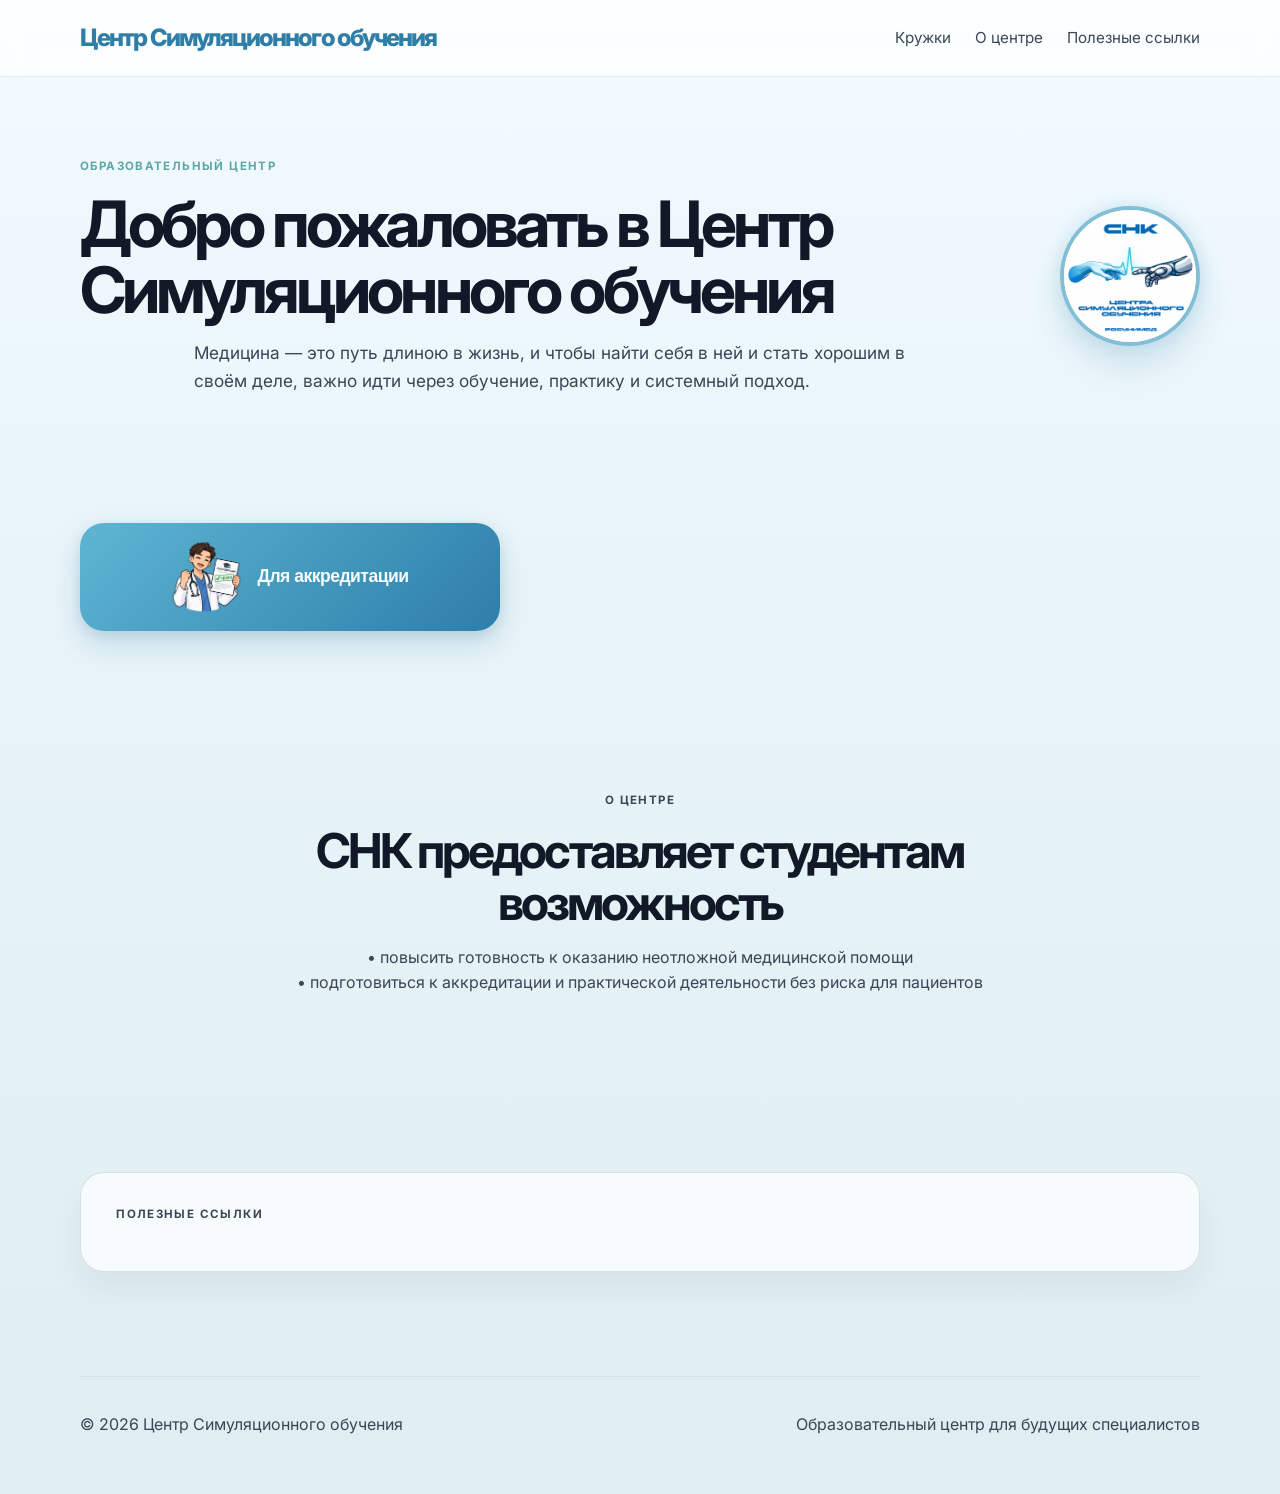
<file: index.html>
<!DOCTYPE html>
<html lang="ru">
  <head>
    <meta charset="UTF-8" />
    <meta name="viewport" content="width=device-width, initial-scale=1.0" />
    <meta name="color-scheme" content="light" />
    <meta name="theme-color" content="#f3fbff" />
    <meta
      name="description"
      content="Центр Симуляционного обучения — образовательный центр для обучения в кружках."
    />
    <title>Центр Симуляционного обучения - Кружки обучения</title>
    <link rel="preconnect" href="https://fonts.googleapis.com" />
    <link rel="preconnect" href="https://fonts.gstatic.com" crossorigin />
    <link
      href="https://fonts.googleapis.com/css2?family=Inter:wght@400;500;600;700;800&display=swap"
      rel="stylesheet"
    />
    <link rel="stylesheet" href="styles.css" />
  </head>
  <body>
    <header class="site-header">
      <div class="container nav-wrap">
        <div class="brand" aria-label="Центр Симуляционного обучения">
          <span class="brand-main">Центр</span>
          <span class="brand-sub">Симуляционного обучения</span>
        </div>
        <nav class="main-nav" aria-label="Основная навигация">
          <a href="#courses">Кружки</a>
          <a href="#about">О центре</a>
          <a href="#contact">Полезные ссылки</a>
        </nav>
      </div>
    </header>

    <main>
      <div id="home-page">
        <section class="hero">
          <div class="container hero-single">
            <div class="hero-brand">
              <div class="hero-copy">
                <p class="eyebrow">Образовательный центр</p>
                <h1>Добро пожаловать в Центр Симуляционного обучения</h1>
                <p class="lede">
                  Медицина — это путь длиною в жизнь, и чтобы найти себя в ней и стать хорошим в своём деле, важно идти через обучение, практику и системный подход.
                </p>
              </div>
              <div class="hero-logo-wrap">
                <img class="hero-logo" src="photo_2026-02-09_16-04-20.jpg" alt="Логотип Центра Симуляционного обучения" />
              </div>
            </div>
          </div>
        </section>

        <section class="section accreditation-cta">
          <div class="container">
            <button type="button" id="open-accreditation" class="accreditation-main-button" aria-label="Для аккредитации">
              <img src="аккред(1).png" alt="Для аккредитации" />
              <span>Для аккредитации</span>
            </button>
          </div>
        </section>

        <section id="courses" class="section courses-section hidden">
          <div class="container">
            <div class="section-heading">
              <p class="section-tag">Доступные кружки</p>
              <h2>Выбор станции</h2>
            </div>

            <div class="courses-grid">
              <button type="button" class="card-cube course-trigger" data-course="slr">
                <div class="card-media">
                  <img src="Новая%20папка%20(6)/СЛР.png" alt="Сердечно-лёгочная реанимация" />
                </div>
                <h3>Сердечно-лёгочная реанимация</h3>
                <p>Реанимация</p>
              </button>

              <button type="button" class="card-cube course-trigger" data-course="emergency">
                <div class="card-media">
                  <img src="Новая%20папка%20(6)/монитор.png" alt="Экстренная помощь" />
                </div>
                <h3>Экстренная помощь</h3>
                <p>Первая помощь</p>
              </button>

              <button type="button" class="card-cube course-trigger" data-course="injections">
                <div class="card-media">
                  <img src="Новая%20папка%20(6)/игла.png" alt="Внутривенные инъекции" />
                </div>
                <h3>Внутривенные инъекции</h3>
                <p>Инъекции</p>
              </button>

              <button type="button" class="card-cube course-trigger" data-course="obstetrics">
                <div class="card-media">
                  <img src="Новая%20папка%20(6)/Бер(1).png" alt="Акушерство" />
                </div>
                <h3>Акушерство</h3>
                <p>Роды</p>
              </button>

              <button type="button" class="card-cube course-trigger" data-course="surgery">
                <div class="card-media">
                  <img src="Новая%20папка%20(6)/ск.png" alt="Хирургия" />
                </div>
                <h3>Хирургия</h3>
                <p>Операция</p>
              </button>

              <div class="card-cube placeholder-card">
                <div class="card-media placeholder-media">
                  <span>Скоро</span>
                </div>
                <h3>Скоро</h3>
                <p>Следующая станция</p>
              </div>
            </div>
          </div>
        </section>

        <section id="about" class="section intro">
          <div class="container narrow">
            <p class="section-tag">О центре</p>
            <h2>СНК предоставляет студентам возможность</h2>
            <p>
              • повысить готовность к оказанию неотложной медицинской помощи<br />
              • подготовиться к аккредитации и практической деятельности без риска для пациентов
            </p>
          </div>
        </section>

        <section id="contact" class="section contact">
          <div class="container contact-box">
            <div>
              <p class="section-tag">Полезные ссылки</p>
              <h2></h2>
            </div>
          </div>
        </section>
      </div>

      <section id="accreditation-page" class="accreditation-page hidden">
        <div class="container accreditation-shell">
          <div class="accreditation-header-card">
            <div class="accreditation-topbar">
              <div class="accreditation-title-wrap">
                <div class="accreditation-icon">📘</div>
                <h2>Для аккредитации</h2>
              </div>
              <button type="button" class="course-back" id="accreditation-back-btn">← Назад</button>
            </div>
            <div class="accreditation-grid" id="accreditation-grid"></div>
          </div>
        </div>
      </section>

      <section id="course-page" class="course-page hidden">
        <div class="container">
          <div class="course-header-card">
            <div class="course-topbar">
              <div class="course-title-wrap">
                <div class="course-icon" id="course-icon">🚑</div>
                <h2 id="course-title">Сердечно-лёгочная реанимация</h2>
              </div>
              <button type="button" class="course-back" id="course-back-btn">← Назад</button>
            </div>
            <div class="course-tabs" id="course-tabs" aria-label="Вкладки курса"></div>
            <div id="course-content"></div>
          </div>
        </div>
      </section>
    </main>

    <footer class="site-footer">
      <div class="container footer-wrap">
        <p>© <span id="year"></span> Центр Симуляционного обучения</p>
        <p>Образовательный центр для будущих специалистов</p>
      </div>
    </footer>

    <script src="script.js"></script>
  </body>
</html>
</file>
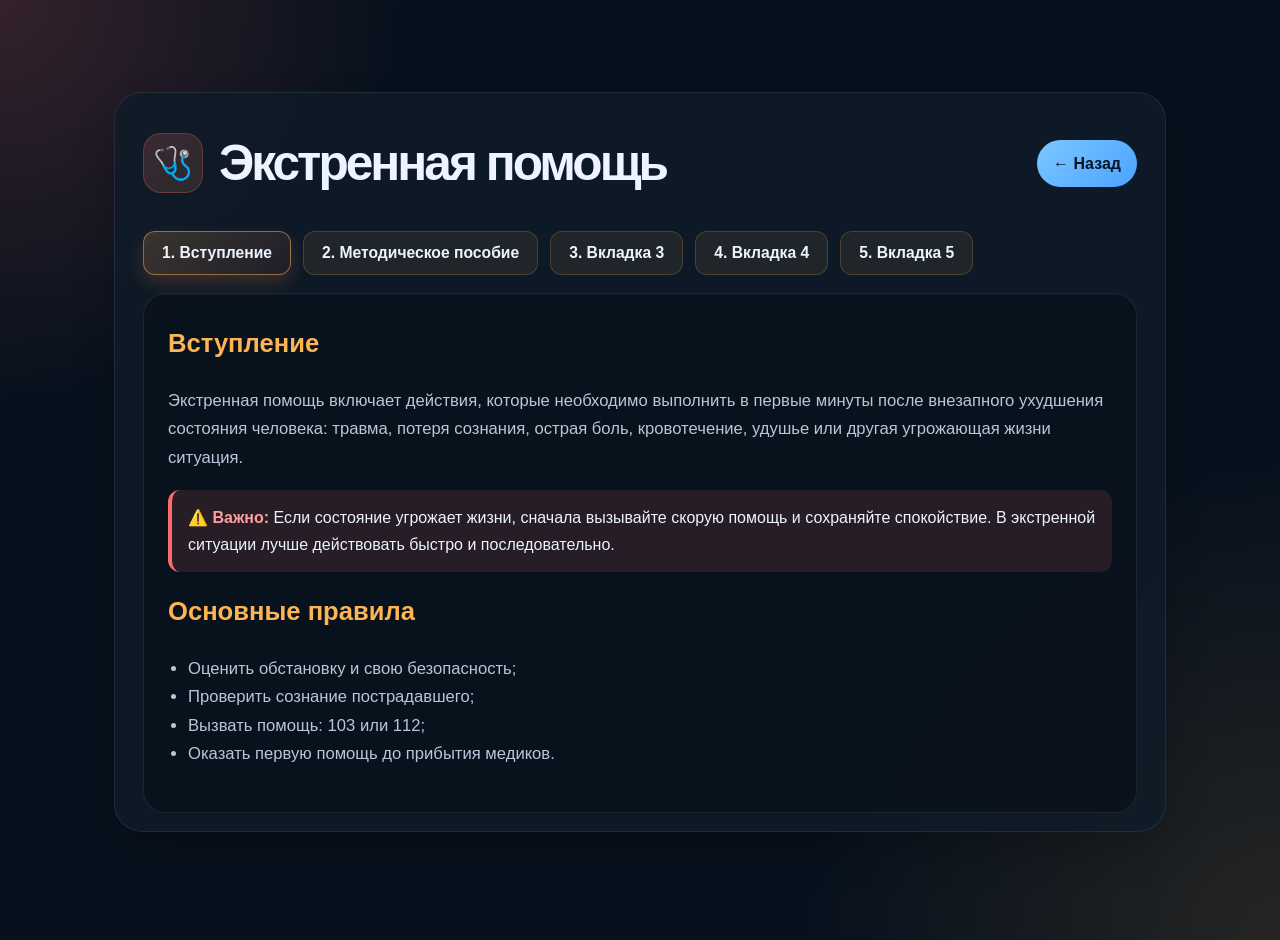
<file: emergency.html>
<!DOCTYPE html>
<html lang="ru">
  <head>
    <meta charset="UTF-8" />
    <meta name="viewport" content="width=device-width, initial-scale=1.0" />
    <title>Экстренная помощь - Образовательный центр SimCenter</title>
    <style>
      :root {
        --bg: #07111d;
        --panel: rgba(15, 27, 41, 0.9);
        --panel-soft: rgba(22, 36, 53, 0.9);
        --text: #edf4ff;
        --muted: #b7c7d9;
        --primary: #7cc7ff;
        --primary-strong: #4ba3ff;
        --accent: #8ef3c5;
        --danger: #ff6b6b;
        --warning: #ffb454;
        --line: rgba(255, 255, 255, 0.08);
      }

      * { box-sizing: border-box; }

      html {
        scroll-behavior: smooth;
      }

      body {
        margin: 0;
        font-family: "Inter", sans-serif;
        background:
          radial-gradient(circle at top left, rgba(255, 107, 107, 0.18), transparent 25%),
          radial-gradient(circle at bottom right, rgba(255, 180, 84, 0.12), transparent 30%),
          var(--bg);
        color: var(--text);
        line-height: 1.7;
      }

      .page {
        max-width: 1100px;
        margin: 60px auto;
        padding: 32px 24px 48px;
      }

      .header-card {
        background: rgba(15, 27, 41, 0.82);
        border: 1px solid var(--line);
        border-radius: 28px;
        padding: 28px 28px 18px;
        box-shadow: 0 20px 40px rgba(0,0,0,0.18);
      }

      .topbar {
        display: flex;
        align-items: center;
        justify-content: space-between;
        gap: 18px;
        margin-bottom: 18px;
      }

      .title-wrap {
        display: flex;
        align-items: center;
        gap: 16px;
      }

      .title-icon {
        width: 60px;
        height: 60px;
        display: grid;
        place-items: center;
        border-radius: 18px;
        background: linear-gradient(135deg, rgba(255, 107, 107, 0.18), rgba(255, 180, 84, 0.11));
        border: 1px solid rgba(255, 107, 107, 0.25);
        font-size: 2rem;
      }

      h1 {
        margin: 0;
        font-size: clamp(2rem, 4vw, 3.1rem);
        letter-spacing: -0.06em;
        color: var(--text);
      }

      .back {
        display: inline-flex;
        align-items: center;
        justify-content: center;
        padding: 10px 16px;
        border-radius: 999px;
        background: linear-gradient(135deg, var(--primary), var(--primary-strong));
        color: #041521;
        font-weight: 700;
        text-decoration: none;
      }

      .tabs {
        display: flex;
        flex-wrap: wrap;
        gap: 12px;
        margin: 26px 0 18px;
      }

      .tab-btn {
        border: 1px solid rgba(255, 180, 84, 0.2);
        background: rgba(255, 180, 84, 0.08);
        color: var(--text);
        padding: 12px 18px;
        border-radius: 12px;
        font-size: 0.98rem;
        font-weight: 600;
        cursor: pointer;
        transition: all 0.2s ease;
      }

      .tab-btn.active {
        background: linear-gradient(135deg, rgba(255, 180, 84, 0.18), rgba(255, 107, 107, 0.08));
        border-color: rgba(255, 180, 84, 0.5);
        box-shadow: 0 8px 18px rgba(255, 145, 77, 0.18);
      }

      .tab-btn:hover {
        transform: translateY(-1px);
      }

      .tab-panel {
        display: none;
        background: rgba(9, 18, 29, 0.86);
        border: 1px solid var(--line);
        border-radius: 22px;
        padding: 28px 24px;
        box-shadow: inset 0 1px 0 rgba(255,255,255,0.03);
      }

      .tab-panel.active {
        display: block;
      }

      h2 {
        margin-top: 0;
        font-size: clamp(1.4rem, 2vw, 2rem);
        color: var(--warning);
      }

      p, li {
        font-size: 1.04rem;
        color: var(--muted);
      }

      ul {
        padding-left: 20px;
      }

      .warning {
        background: rgba(255, 107, 107, 0.12);
        border-left: 4px solid var(--danger);
        border-radius: 12px;
        padding: 14px 16px;
        margin: 18px 0;
      }

      .warning strong {
        color: #ff9f9f;
      }

      .grid {
        display: grid;
        grid-template-columns: repeat(2, minmax(220px, 1fr));
        gap: 16px;
        margin-top: 18px;
      }

      .mini-card {
        background: var(--panel-soft);
        border: 1px solid var(--line);
        border-radius: 16px;
        padding: 18px;
      }

      .mini-card h3 {
        margin: 0 0 8px;
        color: var(--text);
      }

      .placeholder {
        display: grid;
        place-items: center;
        min-height: 220px;
        border: 1px dashed rgba(255, 180, 84, 0.4);
        border-radius: 18px;
        background: rgba(255, 180, 84, 0.04);
        color: var(--muted);
        font-size: 1.05rem;
        text-align: center;
        padding: 18px;
      }

      @media (max-width: 720px) {
        .topbar {
          flex-direction: column;
          align-items: flex-start;
        }

        .grid {
          grid-template-columns: 1fr;
        }
      }
    </style>
  </head>
  <body>
    <main class="page">
      <div class="header-card">
        <div class="topbar">
          <div class="title-wrap">
            <div class="title-icon">🩺</div>
            <h1>Экстренная помощь</h1>
          </div>
          <a class="back" href="index.html">← Назад</a>
        </div>

        <div class="tabs" aria-label="Вкладки курса Экстренная помощь">
          <button class="tab-btn active" type="button" data-tab="tab-1">1. Вступление</button>
          <button class="tab-btn" type="button" data-tab="tab-2">2. Методическое пособие</button>
          <button class="tab-btn" type="button" data-tab="tab-3">3. Вкладка 3</button>
          <button class="tab-btn" type="button" data-tab="tab-4">4. Вкладка 4</button>
          <button class="tab-btn" type="button" data-tab="tab-5">5. Вкладка 5</button>
        </div>

        <section class="tab-panel active" id="tab-1">
          <h2>Вступление</h2>
          <p>
            Экстренная помощь включает действия, которые необходимо выполнить в первые минуты после
            внезапного ухудшения состояния человека: травма, потеря сознания, острая боль, кровотечение,
            удушье или другая угрожающая жизни ситуация.
          </p>

          <div class="warning">
            <strong>⚠️ Важно:</strong> Если состояние угрожает жизни, сначала вызывайте скорую помощь и
            сохраняйте спокойствие. В экстренной ситуации лучше действовать быстро и последовательно.
          </div>

          <h2>Основные правила</h2>
          <ul>
            <li>Оценить обстановку и свою безопасность;</li>
            <li>Проверить сознание пострадавшего;</li>
            <li>Вызвать помощь: 103 или 112;</li>
            <li>Оказать первую помощь до прибытия медиков.</li>
          </ul>
        </section>

        <section class="tab-panel" id="tab-2">
          <h2>Методическое пособие</h2>
          <p>
            При оказании экстренной помощи важно соблюдать простую последовательность действий и не
            паниковать. Чем быстрее и правильнее выполняются первые шаги, тем выше шанс сохранить жизнь.
          </p>

          <div class="grid">
            <div class="mini-card">
              <h3>1. Оценка ситуации</h3>
              <p>Проверьте, нет ли угрозы для вас и пострадавшего: огонь, ток, обрушение, транспорт.</p>
            </div>

            <div class="mini-card">
              <h3>2. Проверка сознания</h3>
              <p>Попросите пострадавшего ответить, слегка потрясите его за плечи и оцените реакцию.</p>
            </div>

            <div class="mini-card">
              <h3>3. Вызов помощи</h3>
              <p>Незамедлительно звоните по номеру 103 или 112 и описывайте ситуацию максимально ясно.</p>
            </div>

            <div class="mini-card">
              <h3>4. Первая помощь</h3>
              <p>Действуйте по ситуации: остановка кровотечения, поддержка дыхания, фиксация травмы.</p>
            </div>
          </div>

          <h2>Ключевые принципы</h2>
          <ul>
            <li>Сохраняйте спокойствие и говорите чётко;</li>
            <li>Не перемещайте пострадавшего без необходимости;</li>
            <li>Не давайте пить и есть при потере сознания или тяжёлом состоянии;</li>
            <li>Следите за дыханием и пульсом до прибытия медиков.</li>
          </ul>
        </section>

        <section class="tab-panel" id="tab-3">
          <h2>Вкладка 3</h2>
          <div class="placeholder">
            Здесь будет добавлен контент для третьей вкладки.<br />
            Пока это заглушка.
          </div>
        </section>

        <section class="tab-panel" id="tab-4">
          <h2>Вкладка 4</h2>
          <div class="placeholder">
            Здесь будет добавлен контент для четвёртой вкладки.<br />
            Пока это заглушка.
          </div>
        </section>

        <section class="tab-panel" id="tab-5">
          <h2>Вкладка 5</h2>
          <div class="placeholder">
            Здесь будет добавлен контент для пятой вкладки.<br />
            Пока это заглушка.
          </div>
        </section>
      </div>
    </main>

    <script>
      const tabButtons = document.querySelectorAll('.tab-btn');
      const tabPanels = document.querySelectorAll('.tab-panel');

      tabButtons.forEach((button) => {
        button.addEventListener('click', () => {
          const target = button.dataset.tab;

          tabButtons.forEach((btn) => {
            btn.classList.toggle('active', btn === button);
          });

          tabPanels.forEach((panel) => {
            panel.classList.toggle('active', panel.id === target);
          });
        });
      });
    </script>
  </body>
</html>
</file>
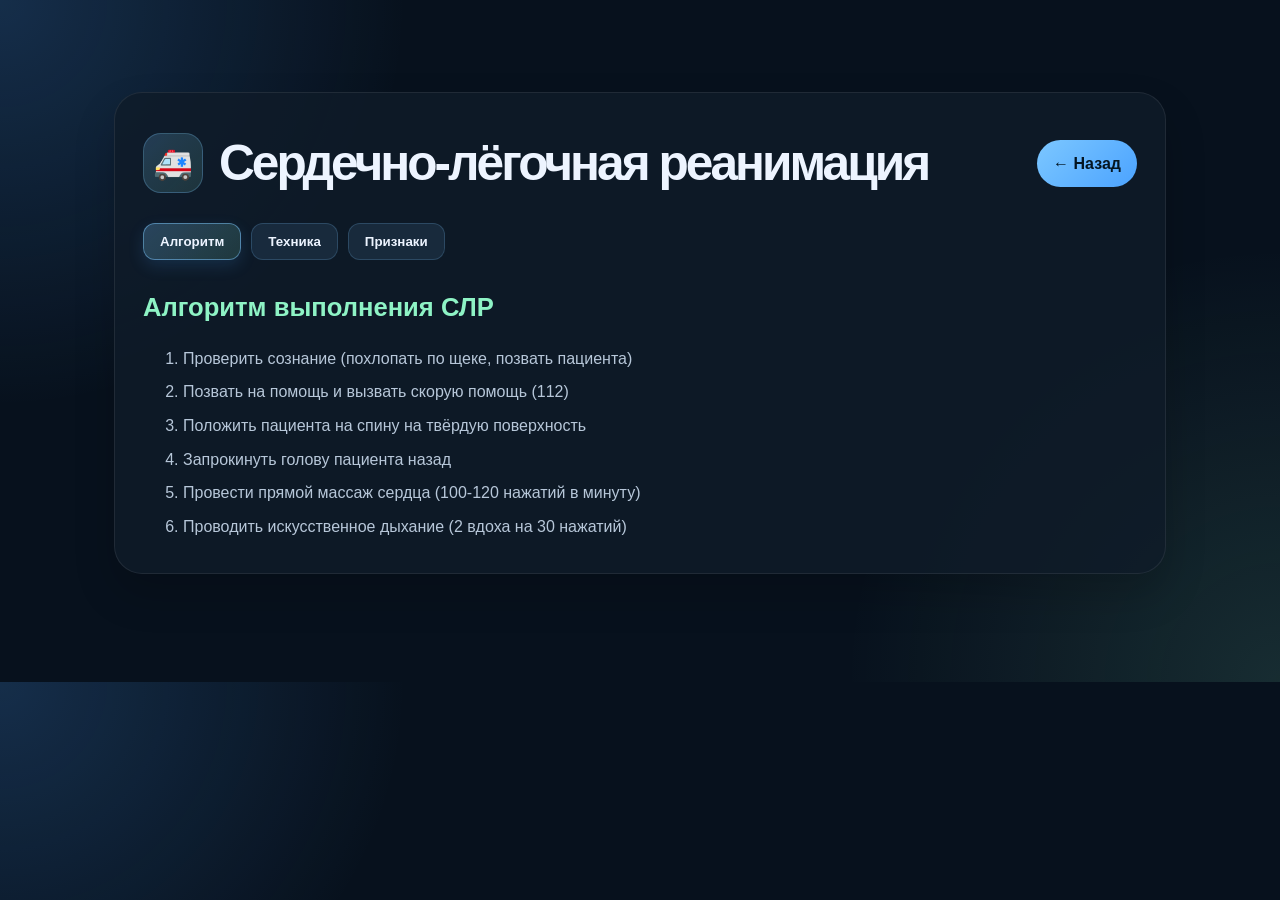
<file: slr.html>
<!DOCTYPE html>
<html lang="ru">
  <head>
    <meta charset="UTF-8" />
    <meta name="viewport" content="width=device-width, initial-scale=1.0" />
    <title>СЛР - Центр Симуляционного обучения</title>
    <style>
      :root {
        --bg: #07111d;
        --panel: rgba(15, 27, 41, 0.9);
        --panel-soft: rgba(22, 36, 53, 0.9);
        --text: #edf4ff;
        --muted: #b7c7d9;
        --primary: #7cc7ff;
        --primary-strong: #4ba3ff;
        --accent: #8ef3c5;
        --danger: #ff6b6b;
        --line: rgba(255, 255, 255, 0.08);
      }

      * { box-sizing: border-box; }

      html {
        scroll-behavior: smooth;
      }

      body {
        margin: 0;
        font-family: "Inter", sans-serif;
        background:
          radial-gradient(circle at top left, rgba(76, 161, 255, 0.2), transparent 28%),
          radial-gradient(circle at bottom right, rgba(142, 243, 197, 0.12), transparent 30%),
          var(--bg);
        color: var(--text);
        line-height: 1.7;
      }

      .page {
        max-width: 1100px;
        margin: 60px auto;
        padding: 32px 24px 48px;
      }

      .header-card {
        background: rgba(15, 27, 41, 0.82);
        border: 1px solid var(--line);
        border-radius: 28px;
        padding: 28px 28px 18px;
        box-shadow: 0 20px 40px rgba(0,0,0,0.18);
      }

      .topbar {
        display: flex;
        align-items: center;
        justify-content: space-between;
        gap: 18px;
        margin-bottom: 18px;
      }

      .title-wrap {
        display: flex;
        align-items: center;
        gap: 16px;
      }

      .title-icon {
        width: 60px;
        height: 60px;
        display: grid;
        place-items: center;
        border-radius: 18px;
        background: linear-gradient(135deg, rgba(124, 199, 255, 0.2), rgba(142, 243, 197, 0.12));
        border: 1px solid rgba(124, 199, 255, 0.25);
        font-size: 2rem;
      }

      h1 {
        margin: 0;
        font-size: clamp(2rem, 4vw, 3.1rem);
        letter-spacing: -0.06em;
        color: var(--text);
      }

      .back {
        display: inline-flex;
        align-items: center;
        justify-content: center;
        padding: 10px 16px;
        border-radius: 999px;
        background: linear-gradient(135deg, var(--primary), var(--primary-strong));
        color: #041521;
        font-weight: 700;
        text-decoration: none;
      }

      .tabs {
        display: flex;
        flex-wrap: wrap;
        gap: 10px;
        margin: 18px 0;
      }

      .tab-btn {
        border: 1px solid rgba(124, 199, 255, 0.2);
        background: rgba(124, 199, 255, 0.1);
        color: var(--text);
        padding: 10px 16px;
        border-radius: 12px;
        cursor: pointer;
        font-weight: 600;
        transition: all 0.2s ease;
      }

      .tab-btn.active {
        background: linear-gradient(135deg, rgba(124, 199, 255, 0.25), rgba(142, 243, 197, 0.15));
        border-color: rgba(124, 199, 255, 0.5);
        box-shadow: 0 6px 16px rgba(76, 161, 255, 0.15);
      }

      .tab-btn:hover {
        transform: translateY(-1px);
      }

      .content {
        margin-top: 26px;
      }

      .content h2 {
        margin: 0 0 16px;
        font-size: clamp(1.3rem, 2vw, 1.8rem);
        color: var(--accent);
      }

      .content p {
        color: var(--muted);
        line-height: 1.8;
        margin: 0 0 16px;
      }

      .content li {
        color: var(--muted);
        margin-bottom: 8px;
        line-height: 1.6;
      }

      .warning-box {
        background: rgba(255, 107, 107, 0.1);
        border-left: 4px solid #ff6b6b;
        border-radius: 12px;
        padding: 14px 16px;
        margin: 18px 0;
      }

      .warning-box strong {
        color: #ff8888;
      }

      .grid {
        display: grid;
        grid-template-columns: repeat(2, 1fr);
        gap: 16px;
        margin-top: 18px;
      }

      .card {
        background: rgba(22, 36, 53, 0.7);
        border: 1px solid rgba(124, 199, 255, 0.15);
        border-radius: 16px;
        padding: 16px;
      }

      .card h3 {
        margin: 0 0 8px;
        color: var(--text);
        font-size: 1rem;
      }

      .card p {
        margin: 0;
        color: var(--muted);
        font-size: 0.95rem;
      }

      .placeholder {
        min-height: 200px;
        border: 1px dashed rgba(124, 199, 255, 0.3);
        border-radius: 16px;
        background: rgba(124, 199, 255, 0.04);
        display: grid;
        place-items: center;
        color: var(--muted);
        text-align: center;
        padding: 18px;
      }

      @media (max-width: 768px) {
        .grid {
          grid-template-columns: 1fr;
        }

        h1 {
          font-size: clamp(1.5rem, 3vw, 2.2rem);
        }

        .page {
          padding: 24px 16px 32px;
        }
      }
    </style>
  </head>
  <body>
    <div class="page">
      <div class="header-card">
        <div class="topbar">
          <div class="title-wrap">
            <div class="title-icon">🚑</div>
            <h1>Сердечно-лёгочная реанимация</h1>
          </div>
          <a href="index.html" class="back">← Назад</a>
        </div>

        <div class="tabs" id="tabs"></div>
        <div class="content" id="content"></div>
      </div>
    </div>

    <script>
      const courseData = {
        slr: {
          name: "Сердечно-лёгочная реанимация",
          icon: "🚑",
          tabs: [
            {
              title: "Алгоритм",
              content: `
                <h2>Алгоритм выполнения СЛР</h2>
                <ol>
                  <li>Проверить сознание (похлопать по щеке, позвать пациента)</li>
                  <li>Позвать на помощь и вызвать скорую помощь (112)</li>
                  <li>Положить пациента на спину на твёрдую поверхность</li>
                  <li>Запрокинуть голову пациента назад</li>
                  <li>Провести прямой массаж сердца (100-120 нажатий в минуту)</li>
                  <li>Проводить искусственное дыхание (2 вдоха на 30 нажатий)</li>
                </ol>
              `
            },
            {
              title: "Техника",
              content: `
                <h2>Техника массажа сердца</h2>
                <p>Основные моменты:</p>
                <ul>
                  <li>Встать сбоку от пациента</li>
                  <li>Положить основание одной ладони на нижнюю половину грудины</li>
                  <li>Положить вторую ладонь сверху</li>
                  <li>Надавливать с частотой 100-120 раз в минуту</li>
                  <li>Глубина надавливания: 5-6 см</li>
                </ul>
                <div class="warning-box">
                  <strong>⚠️ Важно:</strong> Не прерывайте массаж более чем на 10 секунд!
                </div>
              `
            },
            {
              title: "Признаки",
              content: `
                <h2>Признаки клинической смерти</h2>
                <ul>
                  <li>Потеря сознания</li>
                  <li>Отсутствие пульса на сонной артерии</li>
                  <li>Отсутствие дыхания</li>
                  <li>Расширенные зрачки</li>
                  <li>Потеря мышечного тонуса</li>
                </ul>
              `
            }
          ]
        }
      };

      const course = courseData.slr;
      const tabsContainer = document.getElementById("tabs");
      const contentContainer = document.getElementById("content");

      // Render tabs
      course.tabs.forEach((tab, index) => {
        const btn = document.createElement("button");
        btn.className = `tab-btn ${index === 0 ? "active" : ""}`;
        btn.textContent = tab.title;
        btn.onclick = () => switchTab(index);
        tabsContainer.appendChild(btn);
      });

      function switchTab(index) {
        document.querySelectorAll(".tab-btn").forEach((btn, i) => {
          btn.classList.toggle("active", i === index);
        });
        contentContainer.innerHTML = course.tabs[index].content;
      }

      // Show first tab by default
      contentContainer.innerHTML = course.tabs[0].content;
    </script>
  </body>
</html>
</file>
<file: styles.css>
:root {
  --bg: #e8f4f9;
  --bg-soft: #f6fbff;
  --panel: rgba(255, 255, 255, 0.8);
  --panel-border: rgba(88, 120, 136, 0.2);
  --text: #111827;
  --muted: #3a4658;
  --primary: #4fa4c5;
  --primary-strong: #2e7ea8;
  --accent: #5ca7a6;
  --danger: #d45151;
  --warning: #b6681b;
  --shadow: rgba(15, 30, 42, 0.12);
}

* {
  box-sizing: border-box;
}

html {
  scroll-behavior: smooth;
}

body {
  margin: 0;
  font-family: "Inter", sans-serif;
  background: linear-gradient(180deg, #f3fbff 0%, #e8f4f9 38%, #dfeef1 100%);
  color: var(--text);
  line-height: 1.6;
  min-height: 100vh;
}

a {
  color: inherit;
  text-decoration: none;
}

.hidden {
  display: none !important;
}

.container {
  width: min(1120px, calc(100% - 2rem));
  margin: 0 auto;
}

.narrow {
  max-width: 760px;
  text-align: center;
}

.site-header {
  position: sticky;
  top: 0;
  z-index: 20;
  backdrop-filter: blur(14px);
  background: rgba(255, 255, 255, 0.7);
  border-bottom: 1px solid rgba(94, 122, 140, 0.15);
}

.nav-wrap {
  display: flex;
  align-items: center;
  justify-content: space-between;
  min-height: 76px;
}

.brand {
  font-size: 1.5rem;
  font-weight: 800;
  letter-spacing: -0.08em;
  color: var(--text);
}

.brand span {
  color: var(--primary-strong);
}

.main-nav {
  display: flex;
  gap: 1.5rem;
  color: var(--muted);
  font-size: 0.95rem;
}

.main-nav a {
  transition: color 0.25s ease;
}

.main-nav a:hover,
.main-nav a:focus-visible {
  color: var(--text);
}

@keyframes float {
  0%,
  100% {
    transform: translateY(0px);
  }
  50% {
    transform: translateY(-15px);
  }
}

@keyframes glow-pulse {
  0%,
  100% {
    box-shadow: 0 0 18px rgba(79, 164, 197, 0.18), 0 20px 34px rgba(46, 126, 168, 0.12);
  }
  50% {
    box-shadow: 0 0 28px rgba(79, 164, 197, 0.24), 0 22px 40px rgba(46, 126, 168, 0.18);
  }
}

.hero {
  padding: 5rem 0 3rem;
}

.hero-single {
  text-align: center;
}

.hero-brand {
  display: flex;
  align-items: center;
  justify-content: center;
  gap: 2rem;
  text-align: left;
}

.hero-logo-wrap {
  display: flex;
  justify-content: center;
  align-items: center;
}

.hero-logo {
  width: 140px;
  height: 140px;
  object-fit: cover;
  border-radius: 50%;
  border: 4px solid rgba(79, 164, 197, 0.7);
  background: rgba(255, 255, 255, 0.7);
  box-shadow: 0 0 18px rgba(79, 164, 197, 0.2), 0 20px 34px rgba(46, 126, 168, 0.16);
  animation: float 4s ease-in-out infinite, glow-pulse 3s ease-in-out infinite;
  transition: transform 0.3s ease;
}

.hero-logo:hover {
  transform: scale(1.08);
}

.eyebrow,
.section-tag {
  margin: 0 0 1rem;
  color: var(--accent);
  text-transform: uppercase;
  letter-spacing: 0.12em;
  font-weight: 700;
  font-size: 0.72rem;
}

.hero-single h1,
.section-heading h2,
.intro h2,
.contact h2,
.course-title-wrap h2 {
  margin: 0;
  letter-spacing: -0.06em;
  line-height: 1.03;
  color: var(--text);
}

.hero-single h1 {
  font-size: clamp(2.6rem, 5vw, 4.4rem);
  margin-bottom: 1rem;
}

.lede {
  max-width: 720px;
  margin: 0 auto;
  color: var(--muted);
  font-size: 1.08rem;
}

.section {
  padding: 5rem 0;
}

.section-heading {
  margin-bottom: 2rem;
}

.section h2 {
  font-size: clamp(2.1rem, 4vw, 3rem);
  letter-spacing: -0.06em;
  line-height: 1.08;
  color: var(--text);
}

.courses-grid {
  display: grid;
  grid-template-columns: repeat(3, minmax(220px, 1fr));
  gap: 1.5rem;
}

.card-cube {
  position: relative;
  display: flex;
  flex-direction: column;
  justify-content: space-between;
  min-height: 320px;
  padding: 1.2rem 1rem 1rem;
  border-radius: 26px;
  background: linear-gradient(135deg, rgba(255,255,255,0.94), rgba(244,250,255,0.88));
  border: 1px solid rgba(79, 164, 197, 0.18);
  box-shadow: 0 18px 28px rgba(15, 30, 42, 0.08);
  transform: perspective(1000px) rotateX(0deg) rotateY(0deg);
  transition: transform 0.25s ease, box-shadow 0.25s ease, border-color 0.25s ease;
  overflow: hidden;
  color: var(--text);
  text-align: left;
  cursor: pointer;
}

.card-cube::before {
  content: "";
  position: absolute;
  inset: auto 12px -12px 14px;
  height: 22px;
  border-radius: 14px;
  background: rgba(79, 164, 197, 0.12);
  filter: blur(14px);
  z-index: 0;
}

.card-cube:hover,
.card-cube:focus-within {
  transform: translateY(-10px) rotateX(3deg) rotateY(-4deg);
  border-color: rgba(79, 164, 197, 0.42);
  box-shadow: 0 26px 38px rgba(79, 164, 197, 0.14);
}

.card-cube:active {
  transform: translateY(-2px) scale(0.985);
  box-shadow: 0 12px 22px rgba(79, 164, 197, 0.1);
}

.card-media {
  width: 100%;
  height: 140px;
  display: flex;
  align-items: center;
  justify-content: center;
  overflow: visible;
  border-radius: 18px;
  background: rgba(79, 164, 197, 0.08);
  border: 1px solid rgba(79, 164, 197, 0.14);
  margin-bottom: 0.9rem;
  position: relative;
  z-index: 1;
  padding: 12px;
}

.card-media img {
  width: 100%;
  height: 100%;
  object-fit: contain;
  display: block;
  filter: drop-shadow(0 8px 16px rgba(79, 164, 197, 0.12));
}

.placeholder-media {
  display: grid;
  place-items: center;
  background: rgba(79, 164, 197, 0.06);
  color: var(--muted);
  font-size: 1.1rem;
  font-weight: 700;
  letter-spacing: 0.08em;
}

.card-cube h3 {
  margin: 0 0 0.4rem;
  font-size: 1.2rem;
  letter-spacing: -0.04em;
  line-height: 1.25;
  position: relative;
  z-index: 1;
  color: var(--text);
}

.card-cube p {
  margin: 0;
  color: var(--primary-strong);
  font-weight: 600;
  font-size: 0.85rem;
  position: relative;
  z-index: 1;
}

.placeholder-card {
  opacity: 0.85;
  cursor: default;
}

.placeholder-card:hover,
.placeholder-card:focus-within {
  transform: none;
  border-color: rgba(79, 164, 197, 0.12);
  box-shadow: 0 18px 28px rgba(15, 30, 42, 0.08);
}

.intro p,
.contact-box p,
.course-content p,
.course-content li {
  color: var(--muted);
}

.contact-box {
  display: flex;
  align-items: center;
  justify-content: space-between;
  gap: 1.5rem;
  padding: 2rem 2.2rem;
  background: rgba(255,255,255,0.72);
  border: 1px solid var(--panel-border);
  border-radius: 24px;
  box-shadow: 0 18px 30px rgba(15, 30, 42, 0.05);
}

.button {
  display: inline-flex;
  align-items: center;
  justify-content: center;
  border-radius: 999px;
  padding: 0.9rem 1.4rem;
  font-weight: 700;
  background: linear-gradient(135deg, var(--primary), var(--primary-strong));
  color: #0a1820;
  box-shadow: 0 18px 32px rgba(79, 164, 197, 0.18);
  transition: transform 0.2s ease;
  border: 0;
}

.button:hover,
.button:focus-visible {
  transform: translateY(-2px);
}

.accreditation-main-button {
  position: relative;
  display: inline-flex;
  align-items: center;
  justify-content: center;
  gap: 14px;
  width: min(100%, 420px);
  margin: 0 auto;
  padding: 18px 28px;
  border: 0;
  border-radius: 24px;
  background: linear-gradient(135deg, #5eb5d3 0%, #2d7ea9 100%);
  color: #f6fcff;
  font-size: 1.1rem;
  font-weight: 800;
  letter-spacing: -0.03em;
  cursor: pointer;
  box-shadow: 0 12px 28px rgba(46, 126, 168, 0.22), 0 4px 12px rgba(15, 30, 42, 0.08);
  overflow: hidden;
  transform: translateY(0) scale(1);
  transition: transform 180ms cubic-bezier(0.2, 0.9, 0.3, 1), box-shadow 180ms cubic-bezier(0.2, 0.9, 0.3, 1), filter 180ms ease;
  -webkit-tap-highlight-color: transparent;
}

.accreditation-main-button:hover,
.accreditation-main-button:focus-visible {
  transform: translateY(-6px) scale(1.01);
  box-shadow: 0 18px 36px rgba(46, 126, 168, 0.28), 0 8px 18px rgba(15, 30, 42, 0.12);
  filter: saturate(1.08);
}

.accreditation-main-button:active {
  transform: translateY(0) scale(0.97);
  box-shadow: 0 8px 18px rgba(46, 126, 168, 0.18), inset 0 3px 8px rgba(15, 30, 42, 0.12);
}

.accreditation-main-button img {
  width: 72px;
  height: 72px;
  flex-shrink: 0;
  object-fit: contain;
  display: block;
  transition: transform 200ms ease;
}

.accreditation-main-button:hover img {
  transform: translateY(-2px) rotate(-2deg);
}

.accreditation-main-button:focus-visible {
  outline: 3px solid rgba(255, 255, 255, 0.8);
  outline-offset: 4px;
}

.accreditation-grid {
  display: grid;
  grid-template-columns: repeat(auto-fit, minmax(220px, 1fr));
  gap: 16px;
  margin-top: 18px;
}

.accreditation-skill-button {
  position: relative;
  display: flex;
  align-items: center;
  justify-content: center;
  min-height: 74px;
  padding: 18px 16px;
  border: 1px solid rgba(79, 164, 197, 0.2);
  border-radius: 18px;
  background: linear-gradient(180deg, rgba(255,255,255,0.9), rgba(236,247,251,0.85));
  color: var(--text);
  font-size: 1rem;
  font-weight: 700;
  cursor: pointer;
  text-align: center;
  box-shadow: 0 10px 20px rgba(15, 30, 42, 0.05);
  transform: translateY(0);
  transition: transform 180ms cubic-bezier(0.2, 0.9, 0.3, 1), box-shadow 180ms ease, border-color 180ms ease, background 180ms ease;
  overflow: hidden;
}

.accreditation-skill-button:hover,
.accreditation-skill-button:focus-visible {
  transform: translateY(-6px);
  border-color: rgba(79, 164, 197, 0.45);
  box-shadow: 0 18px 28px rgba(79, 164, 197, 0.12);
  background: linear-gradient(180deg, rgba(255,255,255,1), rgba(242,249,251,1));
}

.accreditation-skill-button:active {
  transform: translateY(0) scale(0.97);
  box-shadow: 0 8px 18px rgba(79, 164, 197, 0.08);
}

.accreditation-detail {
  grid-column: 1 / -1;
  background: rgba(255,255,255,0.92);
  border: 1px solid rgba(79, 164, 197, 0.18);
  border-radius: 24px;
  padding: 24px 22px;
  box-shadow: 0 18px 28px rgba(15, 30, 42, 0.06);
  animation: accreditation-in 220ms ease;
}

@keyframes accreditation-in {
  from {
    opacity: 0;
    transform: translateY(10px) scale(0.98);
  }
  to {
    opacity: 1;
    transform: translateY(0) scale(1);
  }
}

.accreditation-detail-header h3 {
  margin: 0 0 18px;
  font-size: clamp(1.4rem, 2.6vw, 2rem);
  letter-spacing: -0.04em;
  color: var(--text);
}

.accreditation-detail-body {
  padding: 18px 0 0;
}

.accreditation-detail-body h4 {
  margin: 0 0 10px;
  color: var(--primary-strong);
}

.accreditation-detail-body p {
  margin: 0;
  color: var(--muted);
  line-height: 1.7;
}

.accreditation-detail-actions {
  display: flex;
  align-items: center;
  justify-content: flex-start;
  gap: 12px;
  flex-wrap: wrap;
  margin-top: 22px;
}

.pdf-link,
.back-to-list-btn,
.course-back {
  position: relative;
  display: inline-flex;
  align-items: center;
  justify-content: center;
  min-height: 42px;
  padding: 10px 16px;
  border-radius: 999px;
  border: 0;
  cursor: pointer;
  font-weight: 700;
  transition: transform 180ms cubic-bezier(0.2, 0.9, 0.3, 1), box-shadow 180ms ease, filter 180ms ease;
  overflow: hidden;
}

.pdf-link {
  background: linear-gradient(135deg, #2d7ea9, #3ea3c7);
  color: #f8fcff;
  box-shadow: 0 10px 22px rgba(46, 126, 168, 0.2);
  text-decoration: none;
}

.back-to-list-btn,
.course-back {
  background: linear-gradient(135deg, #5eb5d3, #2d7ea9);
  color: #f8fcff;
  box-shadow: 0 10px 22px rgba(46, 126, 168, 0.2);
}

.pdf-link:hover,
.pdf-link:focus-visible,
.back-to-list-btn:hover,
.back-to-list-btn:focus-visible,
.course-back:hover,
.course-back:focus-visible {
  transform: translateY(-3px);
  box-shadow: 0 16px 28px rgba(46, 126, 168, 0.22);
}

.pdf-link:active,
.back-to-list-btn:active,
.course-back:active {
  transform: translateY(0) scale(0.98);
  box-shadow: 0 8px 18px rgba(46, 126, 168, 0.14);
}

.ripple {
  position: absolute;
  border-radius: 50%;
  background: rgba(255,255,255,0.4);
  transform: scale(0);
  pointer-events: none;
  animation: ripple 600ms ease-out;
}

@keyframes ripple {
  to {
    transform: scale(3);
    opacity: 0;
  }
}

.course-page {
  padding: 4rem 0;
}

.course-header-card {
  background: rgba(255,255,255,0.78);
  border: 1px solid rgba(79, 164, 197, 0.1);
  border-radius: 28px;
  padding: 28px 28px 18px;
  box-shadow: 0 20px 40px rgba(15, 30, 42, 0.08);
}

.course-topbar {
  display: flex;
  align-items: center;
  justify-content: space-between;
  gap: 18px;
  margin-bottom: 18px;
}

.course-title-wrap {
  display: flex;
  align-items: center;
  gap: 16px;
}

.course-icon {
  width: 60px;
  height: 60px;
  display: grid;
  place-items: center;
  border-radius: 18px;
  background: linear-gradient(135deg, rgba(79, 164, 197, 0.12), rgba(92, 167, 166, 0.08));
  border: 1px solid rgba(79, 164, 197, 0.18);
  font-size: 2rem;
}

.course-back {
  background: linear-gradient(135deg, var(--primary), var(--primary-strong));
  color: #f6fcff;
  border: 0;
  border-radius: 999px;
  padding: 10px 16px;
  font-weight: 700;
  cursor: pointer;
}

.course-tabs {
  display: flex;
  flex-wrap: wrap;
  gap: 12px;
  margin: 26px 0 18px;
}

.course-tab {
  border: 1px solid rgba(79, 164, 197, 0.18);
  background: rgba(255,255,255,0.8);
  color: var(--text);
  padding: 12px 18px;
  border-radius: 12px;
  font-size: 0.98rem;
  font-weight: 600;
  cursor: pointer;
  transition: all 0.2s ease;
}

.course-tab.active {
  background: linear-gradient(135deg, rgba(79, 164, 197, 0.12), rgba(92, 167, 166, 0.08));
  border-color: rgba(79, 164, 197, 0.4);
  box-shadow: 0 8px 18px rgba(79, 164, 197, 0.12);
}

.course-tab:hover {
  transform: translateY(-1px);
}

#course-content h2 {
  margin-top: 0;
  font-size: clamp(1.4rem, 2vw, 2rem);
  color: var(--warning);
}

#course-content ul {
  padding-left: 20px;
}

.warning {
  background: rgba(212, 81, 81, 0.08);
  border-left: 4px solid var(--danger);
  border-radius: 12px;
  padding: 14px 16px;
  margin: 18px 0;
}

.warning strong {
  color: #b43d3d;
}

.grid {
  display: grid;
  grid-template-columns: repeat(2, minmax(220px, 1fr));
  gap: 16px;
  margin-top: 18px;
}

.mini-card {
  background: rgba(255,255,255,0.72);
  border: 1px solid rgba(79, 164, 197, 0.12);
  border-radius: 16px;
  padding: 18px;
  box-shadow: 0 12px 20px rgba(15, 30, 42, 0.04);
}

.mini-card h3 {
  margin: 0 0 8px;
  color: var(--text);
}

.placeholder {
  display: grid;
  place-items: center;
  min-height: 220px;
  border: 1px dashed rgba(79, 164, 197, 0.3);
  border-radius: 18px;
  background: rgba(79, 164, 197, 0.04);
  color: var(--muted);
  font-size: 1.05rem;
  text-align: center;
  padding: 18px;
}

.site-footer {
  padding: 1.5rem 0 2.5rem;
  color: var(--muted);
}

.footer-wrap {
  display: flex;
  justify-content: space-between;
  gap: 1rem;
  flex-wrap: wrap;
  border-top: 1px solid rgba(79, 164, 197, 0.12);
  padding-top: 1.2rem;
}

@media (max-width: 900px) {
  .courses-grid {
    grid-template-columns: repeat(2, minmax(220px, 1fr));
  }

  .hero-brand {
    flex-direction: column;
    text-align: center;
  }
}

@media (max-width: 620px) {
  .courses-grid {
    grid-template-columns: 1fr;
  }

  .main-nav {
    display: none;
  }

  .contact-box {
    display: grid;
    grid-template-columns: 1fr;
    text-align: center;
    justify-content: center;
  }

  .hero-logo {
    width: 110px;
    height: 110px;
  }

  .grid {
    grid-template-columns: 1fr;
  }
}
</file>
